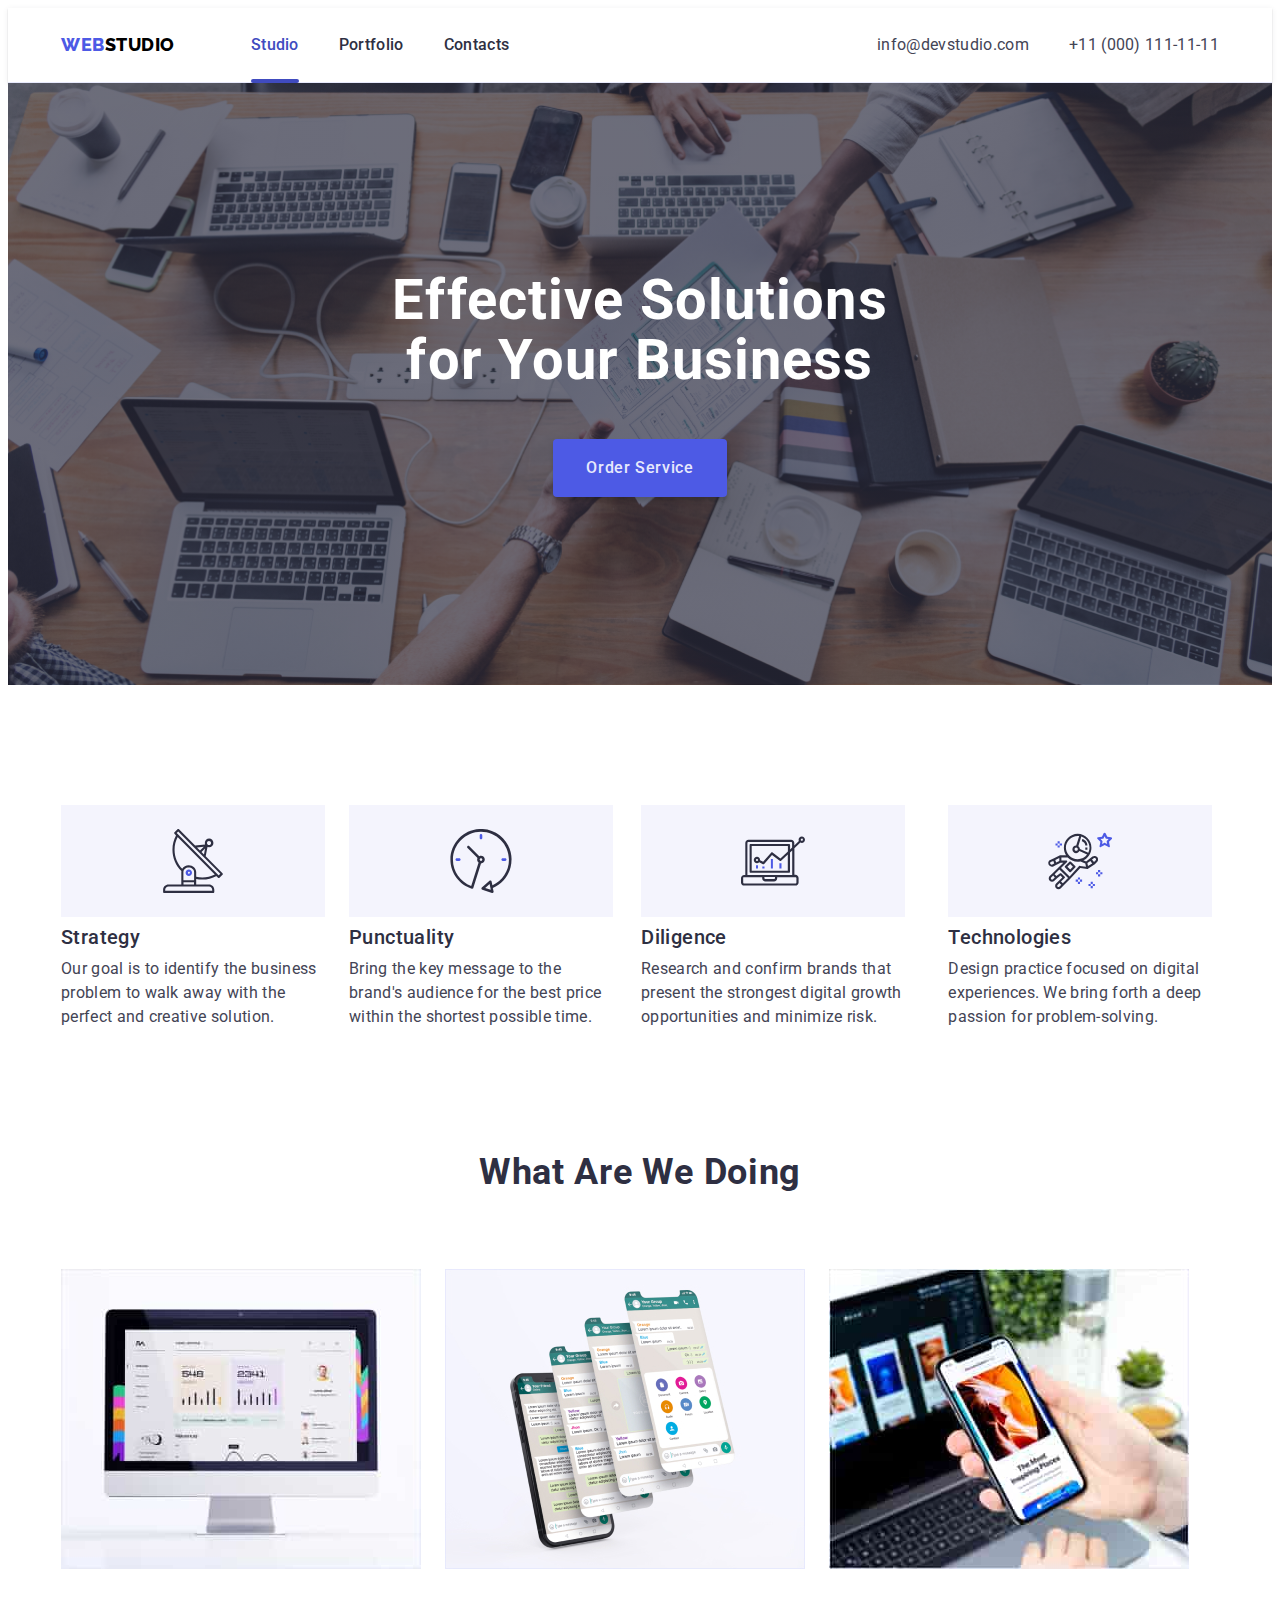
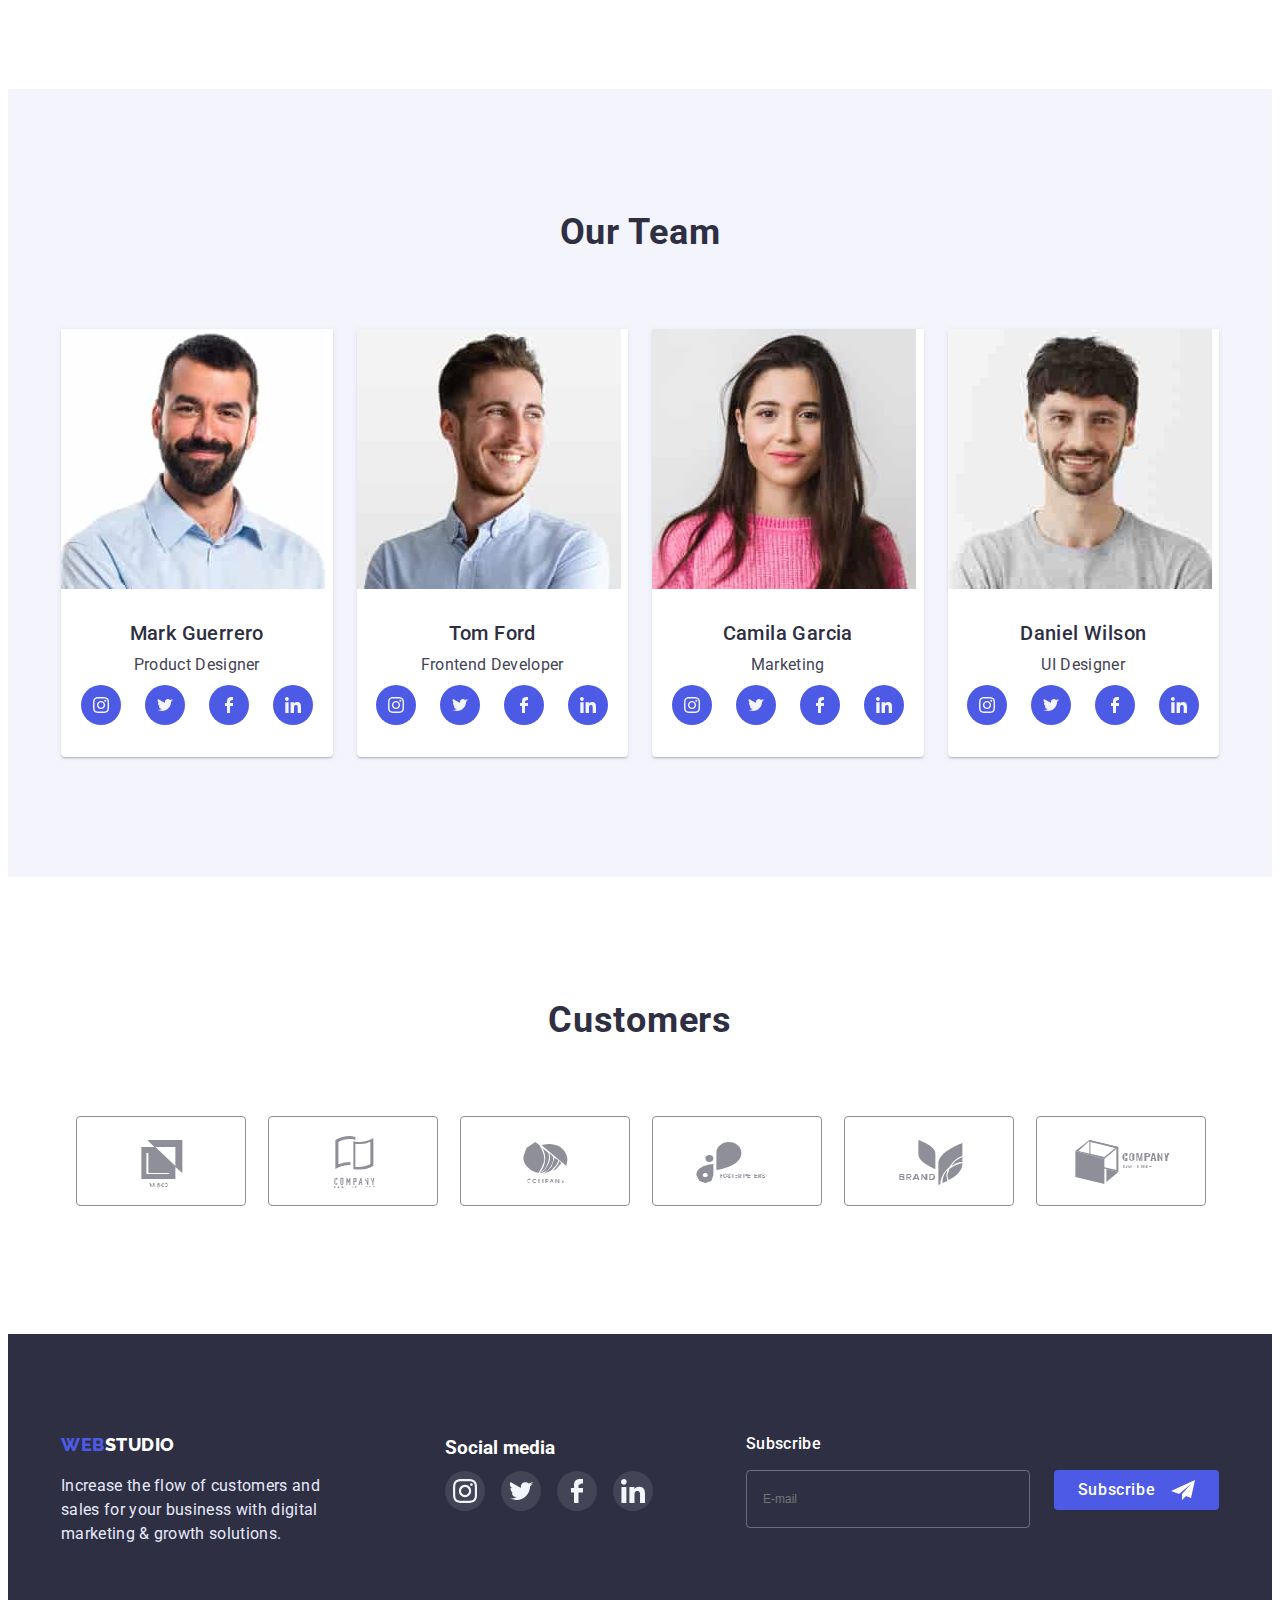
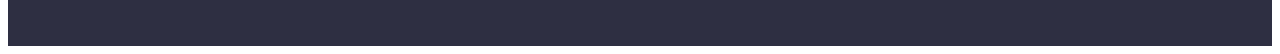
<file: index.html>
<!DOCTYPE html>
<html lang="en">
<head>
  <meta charset="UTF-8">
  <meta http-equiv="X-UA-Compatible" content="IE=edge">
  <meta name="viewport" content="width=device-width, initial-scale=1.0">
  <title>WebStudio</title>

  <link rel="preconnect" href="https://fonts.googleapis.com">
  <link rel="preconnect" href="https://fonts.gstatic.com" crossorigin>
  <link href="https://fonts.googleapis.com/css2?family=Raleway:wght@800&family=Roboto:wght@400;500;700;900&display=swap" rel="stylesheet">

 <link rel="stylesheet" href="https://cdnjs.cloudflare.com/ajax/libs/modern-normalize/1.1.0/modern-normalize.min.css" 
  integrity="sha512-wpPYUAdjBVSE4KJnH1VR1HeZfpl1ub8YT/NKx4PuQ5NmX2tKuGu6U/JRp5y+Y8XG2tV+wKQpNHVUX03MfMFn9Q=="
  crossorigin="anonymous"
  referrerpolicy="no-referrer"/>
  <link rel="stylesheet" href="./css/styles.css">
</head>
<body>
  <header class="header">
    <div class="container">
      <div class="header-container">
    <nav class="header-nav">
      <a class="webstudio-stayll" href="./index.html"> <span class="header-web">Web</span><span class="header-studio">Studio</span></a>
      <ul class="header-menu-nav">
       <li><a class="header-link carent" href="">Studio</a></li>
       <li><a class="header-link" href="./portfolio.html">Portfolio</a></li>
       <li><a class="header-link" href="">Contacts</a></li>
      </ul>
    </nav>
    <address class="address-all" >
      <ul class="header-menu">
        <li><a class="header-address" href="mailto:info@devstudio.com">info@devstudio.com</a></li>
        <li><a class="header-address" href="tel:+110001111111">+11 (000) 111-11-11</a></li>      
      </ul>
    </address>
    </div>
    <div class="header-container-mobail">
      
    </div>
    </div>
  </header>
  <main>
   <section class="maim-stayl">
    <div class="container">
      <h1 class="main-title">Effective Solutions <br/>
        for Your Business</h1>
        <button  type="button" class="test-button" data-modal-open>Order Service</button>
    </div>
   </section>   
      <section class="section">
        <div class="container">
        <h2 class="visually-hidden">Advantages</h2>
      <ul class="hidden-container">
        <li class="section-hider-our">
          <div class="icon-item">
            <svg class="icon-svg">
              <use href="./images/icons.svg#icon-icon1"></use>
            </svg>
          </div>
           <h3 class="section-title-our">Strategy</h3>
           <p class="section-text-our" >Our goal is to identify the business
              problem to walk away with the perfect and creative solution.</p>
        </li>
        <li class="section-hider-our">
          <div class="icon-item">
            <svg class="icon-svg">
              <use href="./images/icons.svg#icon-icon2"></use>
            </svg>
          </div>
          <h3 class="section-title-our" >Punctuality</h3>
          <p class="section-text-our">Bring the key message to the brand's audience for the best price within the shortest possible time.</p>
        </li>
        <li class="section-hider-our">
          <div class="icon-item">
            <svg class="icon-svg">
              <use href="./images/icons.svg#icon-icon3"></use>
            </svg>
          </div>
          <h3 class="section-title-our" >Diligence</h3>
          <p class="section-text-our" >Research and confirm brands that present the strongest digital growth opportunities and minimize risk.</p>
        </li>
        <li class="section-hider-our">
          <div class="icon-item">
            <svg class="icon-svg">
              <use href="./images/icons.svg#icon-icon4"></use>
            </svg>
          </div>
           <h3 class="section-title-our" >Technologies</h3>
            <p class="section-text-our">Design practice focused on digital experiences. We bring forth a deep passion for problem-solving.</p>
        </li>
      </ul>   
        </div>                                           
    </section>
    <section class="section-doing" >
      <div class="container">
       <h2 class="section-styl">What are we doing</h2>  
       <ul class="doing-container"> 
         <li><img src="./images/rectangle70.jpg" alt="rectangle70" width="360" height="300"></li>
         <li><img src="./images/rectangle71.jpg" alt="rectangle71" width="360" height="300"></li>
         <li><img src="./images/rectangle72.jpg" alt="rectangle72" width="360" height="300"></li>
       </ul> 
       </div>
    </section>
    <section class="section-team">
      <div class="container">
      <h2 class="section-styl">Our Team</h2>
      <ul class="container-section-fon">              
        <li class="section-fon">
          <img src="./images/img1.jpg" alt="Mark" width="264" height="260"/>
         <div class="total-info">
          <h3 class="section-title">Mark Guerrero</h3>
          <p class="section-text">Product Designer</p>   
         <ul class="social-list">
          <li class="social-item">
            <a class="social-link" href="">
            <svg class="social-icon">
              <use href="./images/icons.svg#icon-instagram"></use>
            </svg>
          </a></li>
          <li class="social-item" >
            <a class="social-link"  href="">
            <svg class="social-icon">
              <use href="./images/icons.svg#icon-twitter"></use>
            </svg>
          </a></li>
          <li class="social-item">
            <a class="social-link" href="">
            <svg class="social-icon" >
              <use href="./images/icons.svg#icon-facebook"></use>
            </svg>
          </a></li>
          <li class="social-item">
            <a class="social-link" href="">
            <svg class="social-icon">
              <use href="./images/icons.svg#icon-linkedin"></use>
            </svg>
          </a></li></ul>
         </div>
        </li>
        <li class="section-fon">
          <img src="./images/img2.jpg" alt="Tom" width="264" height="260"/>
          <div class="total-info">
          <h3 class="section-title">Tom Ford</h3>
          <p class="section-text">Frontend Developer</p>
          <ul class="social-list">
            <li class="social-item">
              <a class="social-link" href="">
              <svg class="social-icon">
                <use href="./images/icons.svg#icon-instagram"></use>
              </svg>
            </a></li>
            <li class="social-item" >
              <a class="social-link"  href="">
              <svg class="social-icon">
                <use href="./images/icons.svg#icon-twitter"></use>
              </svg>
            </a></li>
            <li class="social-item">
              <a class="social-link" href="">
              <svg class="social-icon" >
                <use href="./images/icons.svg#icon-facebook"></use>
              </svg>
            </a></li>
            <li class="social-item">
              <a class="social-link" href="">
              <svg class="social-icon">
                <use href="./images/icons.svg#icon-linkedin"></use>
              </svg>
            </a></li>
           </ul>
          </div>
        </li>
        <li class="section-fon">
           <img src="./images/img3.jpg" alt="Camila" width="264" height="260"/>
           <div class="total-info">
            <h3 class="section-title">Camila Garcia</h3>
             <p class="section-text">Marketing</p>
             <ul class="social-list">
              <li class="social-item">
                <a class="social-link" href="">
                <svg class="social-icon">
                  <use href="./images/icons.svg#icon-instagram"></use>
                </svg>
              </a></li>
              <li class="social-item" >
                <a class="social-link"  href="">
                <svg class="social-icon">
                  <use href="./images/icons.svg#icon-twitter"></use>
                </svg>
              </a></li>
              <li class="social-item">
                <a class="social-link" href="">
                <svg class="social-icon" >
                  <use href="./images/icons.svg#icon-facebook"></use>
                </svg>
              </a></li>
              <li class="social-item">
                <a class="social-link" href="">
                <svg class="social-icon">
                  <use href="./images/icons.svg#icon-linkedin"></use>
                </svg>
              </a></li>
             </ul>
             </div>
        </li>
          <li class="section-fon">
              <img src="./images/img4.jpg" alt="Daniel" width="264" height="260"/>
              <div class="total-info">
              <h3 class="section-title">Daniel Wilson</h3>
              <p class="section-text">UI Designer</p>
              <ul class="social-list">
                <li class="social-item">
                  <a class="social-link" href="">
                  <svg class="social-icon">
                    <use href="./images/icons.svg#icon-instagram"></use>
                  </svg>
                </a></li>
                <li class="social-item" >
                  <a class="social-link"  href="">
                  <svg class="social-icon">
                    <use href="./images/icons.svg#icon-twitter"></use>
                  </svg>
                </a></li>
                <li class="social-item">
                  <a class="social-link" href="">
                  <svg class="social-icon" >
                    <use href="./images/icons.svg#icon-facebook"></use>
                  </svg>
                </a></li>
                <li class="social-item">
                  <a class="social-link" href="">
                  <svg class="social-icon">
                    <use href="./images/icons.svg#icon-linkedin"></use>
                  </svg>
                </a></li>
               </ul>
              </div>
            </li>          
       </ul>       
        </div>                           
    </section>   
      <section class="section-customers">
        <div class="container">
        <h2 class="section-styl">Customers</h2>
        <ul class="customers-container">
          <li class="customers-itam">
            <a class="customers-link" href="">
            <svg class="customers-cli">
              <use href="./images/icons.svg#icon-logo1"></use>
            </svg>
          </a>
        </li>
          <li class="customers-itam">
            <a class="customers-link" href="">
            <svg class="customers-cli" >
              <use href="./images/icons.svg#icon-logo2"></use>
            </svg>
          </a>
        </li>
        <li class="customers-itam">
          <a class="customers-link" href="">
          <svg class="customers-cli" >
            <use href="./images/icons.svg#icon-logo3"></use>
          </svg>
        </a>
      </li>
      <li class="customers-itam">
        <a class="customers-link" href="">
        <svg class="customers-cli" >
          <use href="./images/icons.svg#icon-logo4"></use>
        </svg>
      </a>
    </li>
    <li class="customers-itam">
      <a class="customers-link" href="">
      <svg class="customers-cli" >
        <use href="./images/icons.svg#icon-logo5"></use>
      </svg>
    </a>
  </li>
  <li class="customers-itam">
    <a class="customers-link" href="">
    <svg class="customers-cli" >
      <use href="./images/icons.svg#icon-logo6"></use>
    </svg>
  </a>
</li>
        </ul>
        </div>
      </section>          
  </main>
  <footer class="footer-stayl">
    <div class="container">   
      <div class="info-footer">
    <a class="webstudio-stayll" href="./index.html"> 
      <span class="footet-web">Web</span><span class="footer-studio">Studio</span>
    </a>
    <p class="footer-text">Increase the flow of customers and sales for your 
      business with digital marketing & growth solutions.
    </p>
    </div>
      <div class=" Social-footer">
    <h3 class="social-media">Social media</h3>
    <ul class="social-list-footer">
      <li class="social-item-footer">
        <a class="social-link-footer" href="">
        <svg class="social-icon-footer">
          <use href="./images/icons.svg#icon-instagram"></use>
        </svg>
      </a></li>
      <li class="social-item-footer" >
        <a class="social-link-footer"  href="">
        <svg class="social-icon-footer">
          <use href="./images/icons.svg#icon-twitter"></use>
        </svg>
      </a></li>
      <li class="social-item-footer">
        <a class="social-link-footer" href="">
        <svg class="social-icon-footer" >
          <use href="./images/icons.svg#icon-facebook"></use>
        </svg>
      </a></li>
      <li class="social-item-footer">
        <a class="social-link-footer" href="">
        <svg class="social-icon-footer">
          <use href="./images/icons.svg#icon-linkedin"></use>
        </svg>
      </a></li>
     </ul>
     </div>
<form  action="#">
  <p class="title footer-form-title">Subscribe</p>
  <div class="form-footer">
  <label class="button-submit-bloc-footer" for="email">
    <input class="input-all-footer mail" id="email" type="email" name="name" placeholder="E-mail"required/>     
  </label>
  <button class=" button-footer" type="submit">Subscribe
        <svg class=" icon-footer">
          <use href="./images/icons.svg#icon-frame"></use>
        </svg>
      </button></div>     
</form>   
   </div>
  </footer>
<div class="backdrop is-hidden" data-modal>
  <div class="modal">
     
    <button class="modal-close" type="button" data-modal-close>
    <svg class="close-icon">
      <use href="./images/icons.svg#icon-close"></use>
    </svg>
  </button>  
     <form name="contact-form" autocomplete="off">       
        <p class="name-modal">Leave your contacts and we will call you back</p>               
      <label class="label" for="user-person">Name     
         <input class="input-all" id="user-person" type="text" name="name" required/>
          <svg class="contact-form-icon" >
            <use href="./images/icons.svg#icon-person"></use>
          </svg>         
        </label>
         <label class="label" for="user-phone">Phone       
         <input class="input-all" id="user-phone" type="text" name="name" required/>
          <svg class="contact-form-icon" >
            <use href="./images/icons.svg#icon-phone"></use>
          </svg>         
        </label>            
         <label class="label" for="user-email">Email        
          <input class="input-all" id="user-email" type="text" name="name" required/>
           <svg class="contact-form-icon">
             <use href="./images/icons.svg#icon-email"></use>
           </svg>          
          </label>                 
         <label class="label textarea-all " for="user-comment">Comment
         <textarea class="textarea text-form" name="user-comment" id="user-comment" placeholder="Text input"></textarea>
        </label>                   
            <label class="checkbox-labe label"> Iaccept the terms and conditions of the
             <input class="rivat-all" id="terms-conditions" type="checkbox" name="terms-conditions" required> 
                   <svg class="checkbox-icon">
               <use href="./images/icons.svg#icon-vecto"></use>
              </svg>      
              <a class="privacy-policy" href="">Privacy Policy</a>                   
              </label>
        <div class="button-submit-bloc">
          <button class="button-submit test-button" type="submit">Send</button>
        </div>
         </form>
    </div>                          
      </div> 
  <script src="./js/modal.js"></script>
 </body>
</html>
</file>
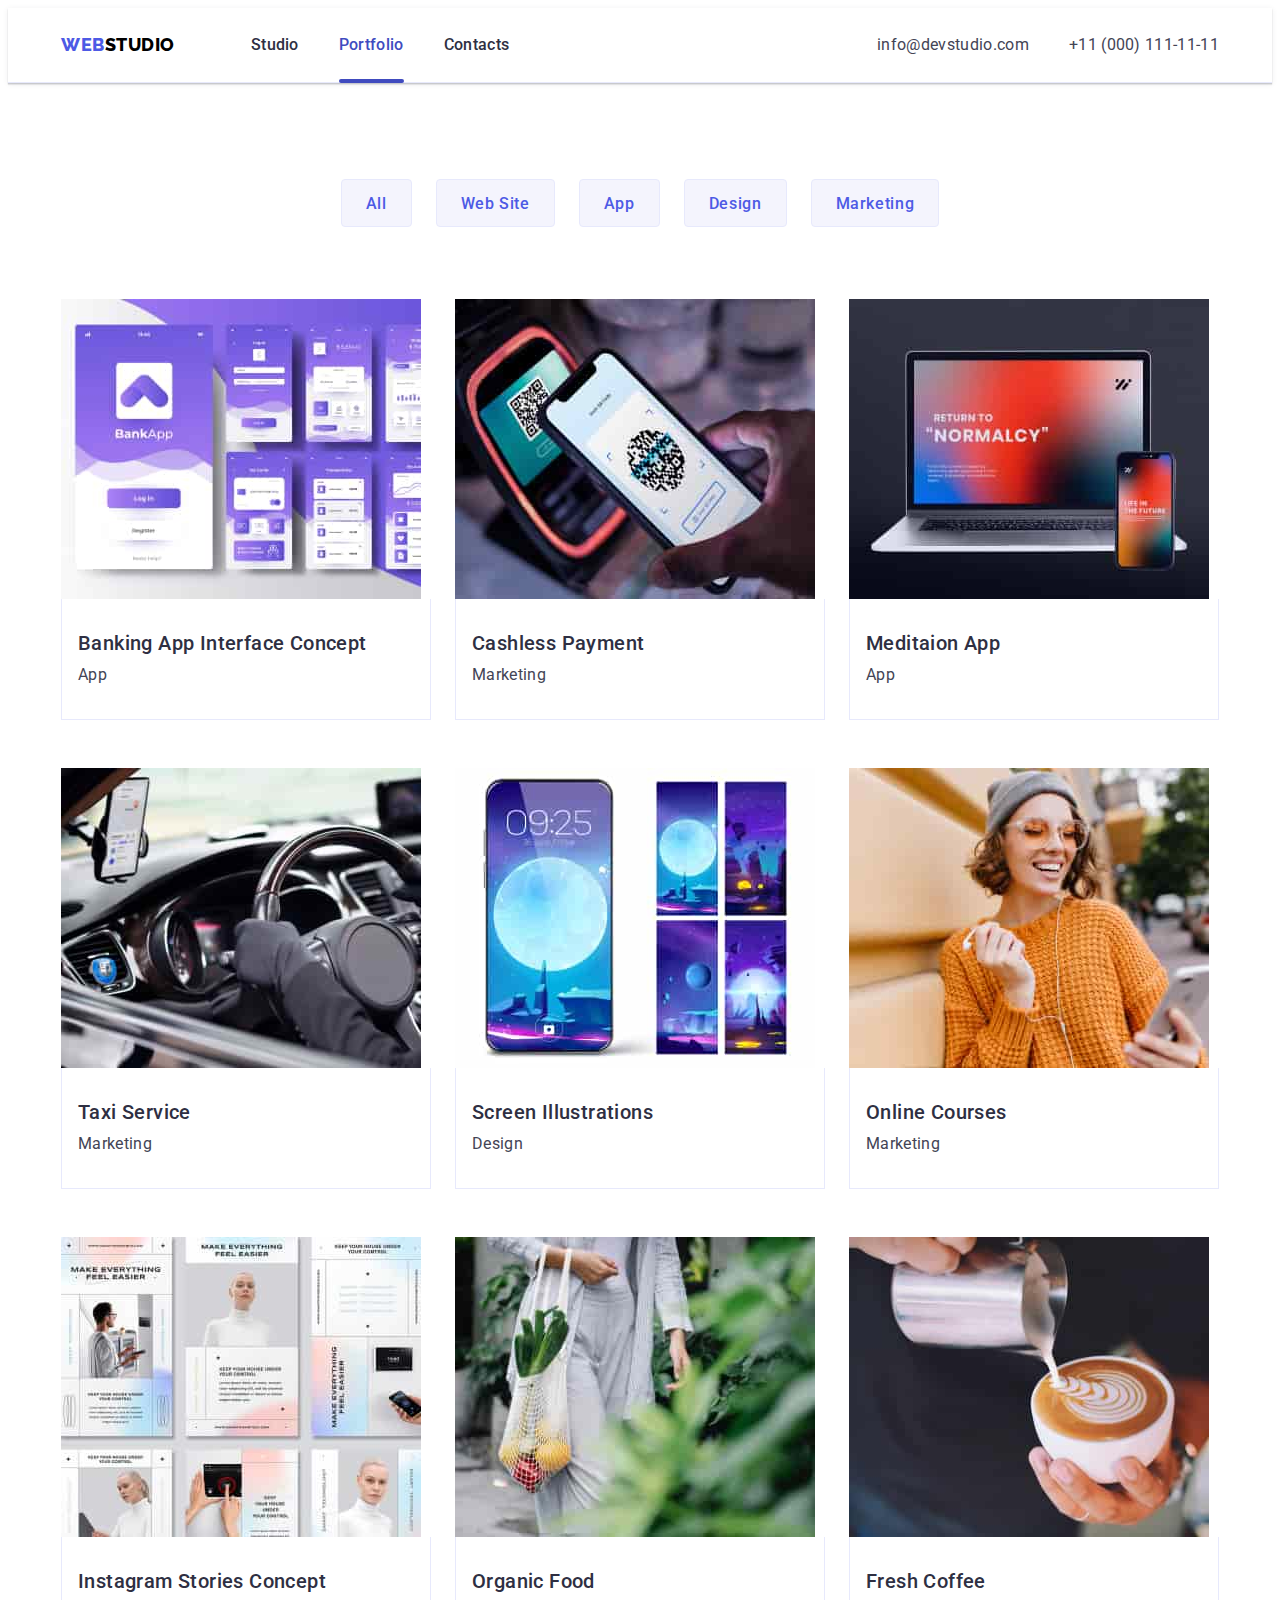
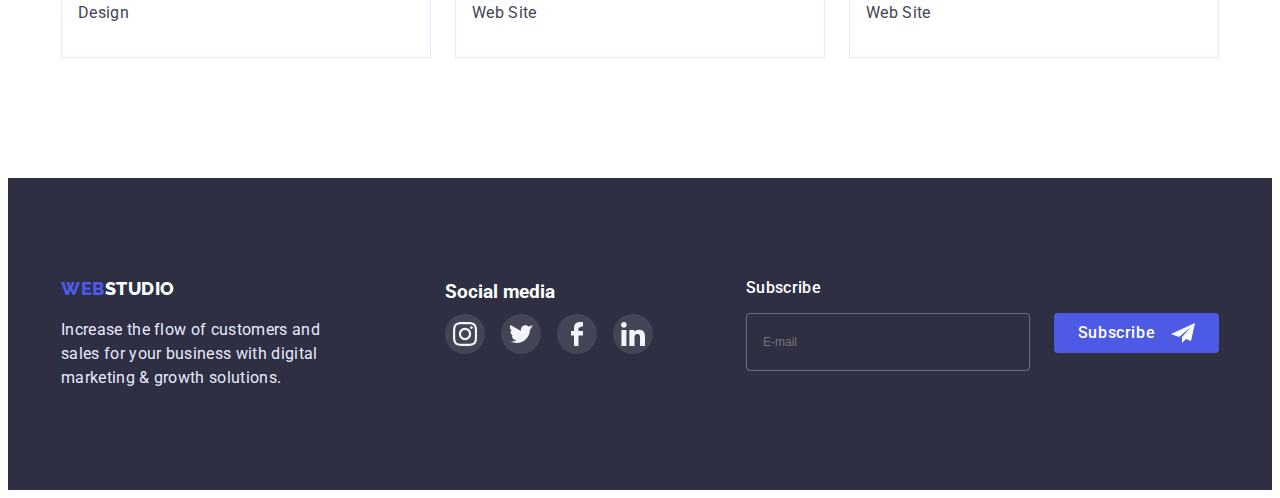
<file: portfolio.html>
<!DOCTYPE html>
<html lang="en">
<head>
  <meta charset="UTF-8">
  <meta http-equiv="X-UA-Compatible" content="IE=edge">
  <meta name="viewport" content="width=device-width, initial-scale=1.0">
  <title>portfolio</title>

  <link rel="preconnect" href="https://fonts.googleapis.com">
  <link rel="preconnect" href="https://fonts.gstatic.com" crossorigin>
  <link href="https://fonts.googleapis.com/css2?family=Raleway:wght@800&family=Roboto:wght@400;500;700;900&display=swap" rel="stylesheet">

  <link rel="stylesheet" href="https://cdnjs.cloudflare.com/ajax/libs/modern-normalize/1.1.0/modern-normalize.min.css" 
  integrity="sha512-wpPYUAdjBVSE4KJnH1VR1HeZfpl1ub8YT/NKx4PuQ5NmX2tKuGu6U/JRp5y+Y8XG2tV+wKQpNHVUX03MfMFn9Q=="
  crossorigin="anonymous"
  referrerpolicy="no-referrer" />

  <link rel="stylesheet" href="./css/styles.css">
</head>
<body>
  <header class="header">
    <div class="container header-container">
    <nav class="header-nav">
      <a class="webstudio-stayll" href="./index.html"> <span class="header-web">Web</span><span class="header-studio">Studio</span></a>
      <ul class="header-menu-nav">
       <li><a class="header-link" href="./index.html">Studio</a></li>
       <li><a class="header-link carent" href="./portfolio.html">Portfolio</a></li>
       <li><a class="header-link" href="">Contacts</a></li>
      </ul>
    </nav>
    <address class="address-all">
      <ul class="header-menu">
        <li><a class="header-address" href="mailto:info@devstudio.com">info@devstudio.com</a></li>
        <li><a class="header-address" href="tel:+110001111111">+11 (000) 111-11-11</a></li>      
      </ul>
    </address>
    </div>
  </header>
  <main>
    <section class="secteon">
    <div class="container">
    <h1 class="visually-hidden">portfolio</h1>
   <ul class="button-menu">
    <li><button class="button-secondary" type="button">All</button></li>
    <li><button class="button-secondary" type="button">Web Site</button></li>
    <li><button class="button-secondary" type="button">App</button></li>
    <li><button class="button-secondary" type="button">Design</button></li>
    <li><button class="button-secondary" type="button">Marketing</button></li>
   </ul>
  
   <ul class="section-decor">
    <li class="section-decor-ferst" >
      <a class="section-decor-shad"  href="">
        <div class="decor-imge">       
      <img src="./images/img2.0.jpg" alt="img2.0" width="360" height="300">
      <div class="decor-description">
        <P class="decor-imge-info">
          14 Stylish and User-Friendly App Design Concepts 
          · Task Manager App 
          · Calorie Tracker App 
          · Exotic Fruit Ecommerce App 
          · Cloud Storage App
        </P>
      </div>
      </div>
      <div class="decor-pfoto">
      <h2 class="section-title-pfoto">Banking App Interface Concept</h2>
      <p class="section-text-pfoto">App</p>
      </div>
    </a>
    </li>
    <li class="section-decor-ferst" >
      <a class="section-decor-shad" href="">
        <div class="decor-imge">
      <img src="./images/img2.1.jpg" alt="img2.1" width="360" height="300">
      <div class="decor-description">
        <P class="decor-imge-info">
          14 Stylish and User-Friendly App Design Concepts 
          · Task Manager App 
          · Calorie Tracker App 
          · Exotic Fruit Ecommerce App 
          · Cloud Storage App
        </P>
      </div>
      </div>
      <div class="decor-pfoto">
      <h2 class="section-title-pfoto">Cashless Payment</h2>
      <p class="section-text-pfoto" >Marketing</p>
      </div></a>
    </li>
    <li class="section-decor-ferst" >
      <a class="section-decor-shad" href="">
        <div class="decor-imge">
      <img src="./images/img2.2.jpg" alt="img2.2" width="360" height="300">
      <div class="decor-description">
        <P class="decor-imge-info">
          14 Stylish and User-Friendly App Design Concepts 
          · Task Manager App 
          · Calorie Tracker App 
          · Exotic Fruit Ecommerce App 
          · Cloud Storage App
        </P>
      </div>
      </div>
      <div class="decor-pfoto">
      <h2 class="section-title-pfoto">Meditaion App</h2>
      <p class="section-text-pfoto">App</p>
      </div></a>
    </li>
    <li class="section-decor-ferst" >
      <a class="section-decor-shad" href="">
        <div class="decor-imge">
      <img src="./images/img2.3.jpg" alt="img2.3" width="360" height="300">
      <div class="decor-description">
        <P class="decor-imge-info">
          14 Stylish and User-Friendly App Design Concepts 
          · Task Manager App 
          · Calorie Tracker App 
          · Exotic Fruit Ecommerce App 
          · Cloud Storage App
        </P>
      </div>
      </div>
      <div class="decor-pfoto">
      <h2 class="section-title-pfoto">Taxi Service</h2>
      <p class="section-text-pfoto">Marketing</p>
      </div></a>
    </li class="section-decor-ferst">
    <li class="section-decor-ferst">
      <a class="section-decor-shad" href="">
        <div class="decor-imge">
      <img src="./images/img2.4.jpg" alt="img2.4" width="360" height="300">
      <div class="decor-description">
        <P class="decor-imge-info">
          14 Stylish and User-Friendly App Design Concepts 
          · Task Manager App 
          · Calorie Tracker App 
          · Exotic Fruit Ecommerce App 
          · Cloud Storage App
        </P>
      </div>
</div>
      <div class="decor-pfoto">
      <h2 class="section-title-pfoto">Screen Illustrations</h2>
      <p class="section-text-pfoto">Design</p>
      </div></a>
    </li>
    <li class="section-decor-ferst" > 
      <a class="section-decor-shad" href="">
        <div class="decor-imge">
      <img src="./images/img2.5.jpg" alt="img2.5" width="360" height="300">
      <div class="decor-description">
        <P class="decor-imge-info">
          14 Stylish and User-Friendly App Design Concepts 
          · Task Manager App 
          · Calorie Tracker App 
          · Exotic Fruit Ecommerce App 
          · Cloud Storage App
        </P>
      </div>
      </div>
      <div class="decor-pfoto">
      <h2 class="section-title-pfoto">Online Courses</h2>
      <p class="section-text-pfoto">Marketing</p>
      </div></a>
    </li>
    <li class="section-decor-ferst" >
      <a class="section-decor-shad" href="">
        <div class="decor-imge">
      <img src="./images/img2.6.jpg" alt="img2.6" width="360" height="300">
      <div class="decor-description">
        <P class="decor-imge-info">
          14 Stylish and User-Friendly App Design Concepts 
          · Task Manager App 
          · Calorie Tracker App 
          · Exotic Fruit Ecommerce App 
          · Cloud Storage App
        </P>
      </div>
      </div>
      <div class="decor-pfoto">
      <h2 class="section-title-pfoto" >Instagram Stories Concept</h2>
      <p class="section-text-pfoto">Design</p>
      </div></a>
    </li>
    <li class="section-decor-ferst" >
      <a class="section-decor-shad" href="">
        <div class="decor-imge">
      <img src="./images/img2.8.jpg" alt="img2.9" width="360" height="300">
      <div class="decor-description">
        <P class="decor-imge-info">
          14 Stylish and User-Friendly App Design Concepts 
          · Task Manager App 
          · Calorie Tracker App 
          · Exotic Fruit Ecommerce App 
          · Cloud Storage App
        </P>
      </div>
      </div>
      <div class="decor-pfoto">
      <h2 class="section-title-pfoto">Organic Food</h2>
      <p class="section-text-pfoto">Web Site</p>
      </div></a>
    </li>
    <li class="section-decor-ferst" >
       <a class="section-decor-shad" href="">
        <div class="decor-imge">
      <img src="./images/img2.7.jpg" alt="img2.7" width="360" height="300">
      <div class="decor-description">
        <P class="decor-imge-info">
          14 Stylish and User-Friendly App Design Concepts 
          · Task Manager App 
          · Calorie Tracker App 
          · Exotic Fruit Ecommerce App 
          · Cloud Storage App
        </P>
      </div>
      </div>
      <div class="decor-pfoto">
      <h2 class="section-title-pfoto" >Fresh Coffee</h2>
      <p class="section-text-pfoto">Web Site</p>
      </div></a>
    </li> 
   </ul> 
  </div>
  </section>
  </main> 
  <footer class="footer-stayl">
    <div class="container">   
      <div class="info-footer">
    <a class="webstudio-stayll" href="./index.html"> 
      <span class="footet-web">Web</span><span class="footer-studio">Studio</span>
    </a>
    <p class="footer-text">Increase the flow of customers and sales for your 
      business with digital marketing & growth solutions.
    </p>
    </div>
      <div class=" Social-footer">
    <h3 class="social-media">Social media</h3>
    <ul class="social-list-footer">
      <li class="social-item-footer">
        <a class="social-link-footer" href="">
        <svg class="social-icon-footer">
          <use href="./images/icons.svg#icon-instagram"></use>
        </svg>
      </a></li>
      <li class="social-item-footer" >
        <a class="social-link-footer"  href="">
        <svg class="social-icon-footer">
          <use href="./images/icons.svg#icon-twitter"></use>
        </svg>
      </a></li>
      <li class="social-item-footer">
        <a class="social-link-footer" href="">
        <svg class="social-icon-footer" >
          <use href="./images/icons.svg#icon-facebook"></use>
        </svg>
      </a></li>
      <li class="social-item-footer">
        <a class="social-link-footer" href="">
        <svg class="social-icon-footer">
          <use href="./images/icons.svg#icon-linkedin"></use>
        </svg>
      </a></li>
     </ul>
     </div>
     <form  action="#">
      <p class="title footer-form-title">Subscribe</p>
      <div class="form-footer">
      <label class="button-submit-bloc-footer" for="email">
        <input class="input-all-footer mail" id="email" type="email" name="name" placeholder="E-mail"required/>     
      </label>
      <button class=" button-footer" type="submit">Subscribe
            <svg class=" icon-footer">
              <use href="./images/icons.svg#icon-frame"></use>
            </svg>
          </button></div>     
    </form>   
   </div>
  </footer>
</body>
</html>
</file>
<file: css/styles.css>
:root{
  --first-bg-color: #4D5AE5;
  --bg-color: #404BBF;
  --titli-text-color:#2E2F42;
  --color-social: #31D0AA;
  --primary-text-color: #434455;
  --color-grau: #8e8f99;
  --cecond-tx-color: #E7E9FC;
  --second-bg-color:#F4F4FD;
  --accent-color:#FFFFFF;
  --color-background-primary:#FFFFFF;
}
ul{
  margin: 0;
  padding: 0;
  list-style-type:none ;
}
p,h1,h2,h3,h4,h5,h6{
  margin-top: 0;
  margin-bottom: 0px;
}
  
img{
  max-width: 100%;
 height: auto;
 display: block;
 object-fit: cover;
}
body{
  color:var(--primary-text-color) ;
  background-color:var(--accent-color);
  font-family:'Roboto',sans-serif;
  font-weight: 400;
  font-size: 16px;
  line-height: 1.5;
}
/*   HEADAR    */
.webstudio-stayll{
  text-decoration:none ;
  font-family:'Raleway',sans-serif;
  font-weight: 800;
  font-size: 18px;
  line-height:1.33; 
  letter-spacing:0.03em;
  text-transform: uppercase;
}
.header{
  border-bottom:1px solid var(--cecond-tx-color);
  box-shadow:0px 2px 1px rgba(46, 47, 66, 0.08), 0px 1px 1px rgba(46, 47, 66, 0.16), 0px 1px 6px rgba(46, 47, 66, 0.08);
}
@media( max-width: 767px){

}
@media( min-width: 768px){

}
@media( min-width: 1200px){

}
@media( max-width: 1199px){

}



.header-web{
  color:var(--first-bg-color);
}
.header-studio{
  color: #000;
}
.container{
  width: 100%;
  max-width: 1158px;
  margin: 0 auto;
  padding: 0 15px ;
}

.container-section-fon{
  display: flex;
    max-width: 100%;
    gap: 24px;
}
.header-container{
  display: flex;
  align-items: center;
}
@media( min-width: 768px){
  .header-container{
    display: flex;
    align-items: center;
    
  }
}


.section-hider-our{
  flex-basis:calc((100%-72px)/4);
}
.header-nav{
  display: flex;
  align-items: center;
  gap: 76px; 
}

.address-all{
  margin-left: auto;
}
.header-menu-nav{
  display: flex;
  gap: 40px;
}
@media( max-width: 768px){
  .header-menu-nav{
    display: none;
  }
}
.header-menu{
  display: flex;
  gap: 40px;
}
@media( max-width: 1199px){
  .header-menu{
    flex-direction: column;
    gap: 6px;
    padding: 0px;
  }
}
@media( max-width: 768px){
  .header-menu{
    display: none;
  }
}

.header-link{
  text-decoration:none ;
  color:var(--titli-text-color);
   font-weight: 500;
   font-size: 16px;
   line-height:1.5;
  padding-top: 25px;
  padding-bottom: 25px;
  letter-spacing: 0.02em;
  display: block;
position: relative;
transition: color 250ms  cubic-bezier(0.4, 0, 0.2, 1);
}

.carent::after{
  position: absolute;
  bottom: -1px;
  display: block;
  border-radius: 2px;
  width: 100%;
  height: 4px;
  background-color:currentColor; 
  content:'' ;
  color:var(--bg-color);
}
.header-link:hover,
.header-link:focus {
color:var(--bg-color);
}
.carent{
color: var(--bg-color);
}
.header-address:last-child{
  text-decoration:none ;
  color:var(--primary-text-color);
   letter-spacing: 0.02em;
   font-style: normal;
   padding: 24px 0px;
   display: block;
   transition: color 250ms  cubic-bezier(0.4, 0, 0.2, 1);
   }
   @media( max-width: 1199px){
    .header-address:last-child{
      padding: 0px;
    }
  }


  .header-address:last-child:hover,
  .header-address:last-child:focus{
    color: var(--bg-color); 
  }
/*  header mobail    */
.header-container-mobail{}

  /* MAIN CONTENT  */


.maim-stayl{
  padding: 188px 0;
  text-align: center;
  background-color: var(--titli-text-color);
  background-image:linear-gradient(rgba(46, 47, 66, 0.7),rgba(46, 47, 66, 0.7)),
   url(../images/people-office.jpg);
  background-repeat: no-repeat;
  background-position: center; 
  background-size:cover;
  max-width: 1440px;
  margin: auto;
} 
 
.main-title {
  color:var(--accent-color);
  font-weight: 700;
  font-size: 56px;
  line-height:1.07;
  letter-spacing:0.02em;
  margin-bottom: 48px;
  text-align: center;
  font-style: normal;
}
.test-button {
background-color:var(--first-bg-color);
color:var(--cecond-tx-color);
border-radius: 4px;
font-family:inherit;
letter-spacing:0.04em;
font-size:16px;
line-height:1.5;
cursor: pointer;
padding: 16px 32px;
font-weight: 500;
border: 1px solid  transparent;
box-shadow: 0px 4px 4px rgba(0, 0, 0, 0.15);
transition: background-color 250ms  cubic-bezier(0.4, 0, 0.2, 1);;
}
.test-button:hover,
.test-button:focus {
background-color: var(--bg-color);
}
.section{
 padding-top: 120px;
}
.section-doing{
  padding-top:  120px;
  padding-bottom: 120px;
}
@media( max-width: 1199px){
  .section-doing{
    display: none;
  }
}


.secteon{
  padding-top: 96px;
  padding-bottom: 120px;
}
.visually-hidden {
  position: absolute;
    white-space: nowrap;
    width: 1px;
    height: 1px;
    overflow: hidden;
    border: 0;
    padding: 0;
    clip: rect(0 0 0 0);
    clip-path: inset(50%);
    margin: -1px;
}
.hidden-container{
  display: flex;
  gap: 24px;
}
.section-decor a {
  text-decoration: none; 
}
.section-decor{
  display: flex;
  flex-wrap: wrap;
  gap: 48px 24px;
}
.section-decor-ferst{
  flex-basis:calc((100% - 48px) / 3);
}
.section-decor-shad{
  display: block;
  transition:box-shadow 250ms  cubic-bezier(0.4, 0, 0.2, 1);
}
.decor-pfoto{
  padding:  32px 16px;
  border: 1px solid var(--cecond-tx-color);
  border-top: none; 
}
.decor-description{
  position: absolute;
  top: 0;
  left: 0;
  width: 100%;
  height: 100%;
  background-color:var(--first-bg-color) ;
  color: var(--second-bg-color);
  transform: translateY(100%);
  transition: transform 250ms;
transition-timing-function: cubic-bezier(0.4, 0, 0.2, 1);
}
.section-decor-shad:hover
.decor-description{
  transform: translateY(0);
}
.decor-imge{
position: relative;
overflow: hidden;
}
.decor-imge-info{
  width: 296px;
  height: 96px;
  text-align: left;
  padding-left: 32px;
  padding-top:  40px; 
}
.section-decor-shad:hover{
box-shadow:0px 1px 6px rgba(46, 47, 66, 0.08), 0px 1px 1px rgba(46, 47, 66, 0.16), 0px 2px 1px rgba(46, 47, 66, 0.08); ;
}
.section-title{
  color:var(--titli-text-color); 
   font-weight: 500;
   font-size: 20px;
   line-height:1.2;
   letter-spacing:0.02em;
   margin: 0 auto;
   text-align: center;
}
.section-title-our{
  color:var(--titli-text-color); 
   font-weight: 500;
   font-size: 20px;
   line-height:1.2;
   letter-spacing:0.02em;   
}
@media( max-width: 1199px){
  .section-title-our{
    color:var(--titli-text-color); 
   font-weight: 700;
   font-size: 36px;
   line-height:1.2;
   letter-spacing:0.02em;   
  }
}

.section-title-pfoto{
  color:var(--titli-text-color); 
   font-weight: 500;
   font-size: 20px;
   line-height: 1.2;
   letter-spacing: 0.02em;  
}
.section-text-pfoto{
  color:var(--primary-text-color);
  font-size: 16px;
  line-height:1.5;
  letter-spacing:0.02em;
  margin-top: 8px;
}
.section-text-our{
  color:var(--primary-text-color);
 font-size: 16px;
 line-height:1.5;
 letter-spacing:0.02em;
 margin-top: 8px;
 }
.section-text{
 color:var(--primary-text-color);
 font-size: 16px;
 line-height:1.5;
 letter-spacing:0.02em;
text-align: center;
margin-top: 8px;
}
.section-styl{
  color:var(--titli-text-color);
   font-weight: 700;
   font-size: 36px;
   line-height:1.33;
   letter-spacing:0.02em;
   text-align: center;
   text-transform: capitalize;
   margin-bottom: 72px;
}
.doing-container{
  display: flex;
  gap: 24px;
}
.about-piple{
  background-color:var(--second-bg-color);
}
.team-container{
  width: 1158px;
  padding-left: 15px;
  padding-right: 15px;
  margin-left: auto;
  margin-right: auto;
  display: flex;
  gap: 24px; 
}
.section-team{
background-color:var(--second-bg-color); 
padding: 120px 0;
}


/* cоц сети */
.social-list{
  display: flex;
  gap: 24px;
  justify-content: center;
  margin-top: 8px;
}
.social-icon {
width: 16px;
height: 16px;
fill: var(--color-background-primary);
}
.social-item {
  width: 40px;
  height: 40px;
}
.social-link {
  display:flex;
  align-items: center;
  justify-content: center;
  width: 100%;
  height: 100%;
  background-color: var(--first-bg-color);
  border-radius:50%; 
  transition:background-color 250ms  cubic-bezier(0.4, 0, 0.2, 1); ;
}

/*  FOOTER    */
.footer-stayl{
background-color:var(--titli-text-color);
 gap: 120px;
 padding-top: 100px;
 padding-bottom: 100px;   
}
.footer-stayl .container{
  display: flex;
}
.section-fon{
  background-color:var(--accent-color);
 flex-basis:calc((100% - 72px) / 4);
 border-radius:  0px 0px 4px 4px;
 box-shadow: 0px 1px 6px rgba(46, 47, 66, 0.08), 0px 1px 1px rgba(46, 47, 66, 0.16), 0px 2px 1px rgba(46, 47, 66, 0.08);
}
.total-info{
text-align: center;
padding-top: 32px;
padding-bottom: 32px;
}
.webstudio-stayll{
  color:var(--accent-color);
   font-family:'Raleway', sans-serif;
   font-weight: 800;
   font-size: 18px;
   line-height:1.16;
   letter-spacing:0.03em; 
}
.footer-studio{
  color:var(--accent-color); 
}
.footet-web{
  color:var(--first-bg-color);
}
.footer-text{
  color:var(--cecond-tx-color) ;
   font-size: 16px;
   line-height:1.5;
   letter-spacing:0.02em;
   width: 264px;  
   margin-top: 16px;
}

.button-secondary{
  background-color:var(--second-bg-color);
  color:var(--first-bg-color);
  border-radius: 4px;
   font-family:'Roboto', sans-serif;
   font-style: normal;
   font-weight: 500;
   font-size: 16px;
   line-height:1.5;
   cursor: pointer;
   letter-spacing:0.04em ;
   padding: 12px 24px;
   height: 48px;
   border: 1px solid var(--cecond-tx-color);
   transition-property:background-color,color, border-color, box-shadow;
   transition-duration: 250ms;
   transition-timing-function: cubic-bezier(0.4, 0, 0.2, 1); 
} 
.button-secondary:hover,
.button-secondary:focus{
  background-color:var(--first-bg-color);
  color: var(--accent-color);
  border-color: transparent;
  box-shadow:0px 3px 1px rgba(0, 0, 0, 0.1),
   0px 2px 1px rgba(0, 0, 0, 0.08),
   0px 2px 2px rgba(0, 0, 0, 0.12); 
}
.button-menu{
    display:flex;
    flex-direction: row;
    justify-content: center;
    align-items: center;
    gap: 24px;
    margin-bottom: 72px;    
}
.customers-container{
  display: flex;
  justify-content: center;
  gap: 24px;
}
.customers-itam{
 width: 168px; 
 height: 88px; 
}
.customers-link{
  display: flex;
 width: 100%;
  height: 100%;
 justify-content: center;
 align-items: center;
 color: var(--color-grau);
 border: 1px solid var(--color-grau);
 border-radius: 4px;
 transition:color 250ms cubic-bezier(0.4, 0, 0.2, 1), border-color 250ms cubic-bezier(0.4, 0, 0.2, 1);
}
.customers-cli{
width: 104px;
height: 56px;
fill: currentColor;
}
.section-customers{
  padding-top: 120px;
  padding-bottom: 130px;
}

.customers-link:focus,
.customers-link:hover{
  color:var(--first-bg-color) ;
  border-color:var(--first-bg-color) ;
}
.icon-item{
  width:264px ;
  display: flex;
  justify-content: center;
  align-items: center;
  height: 112px;
  margin-bottom: 8px ;
  background-color:var(--second-bg-color);
}
@media( max-width: 1199px){
  .icon-item{
    display: none;
  }
}
.icon-svg{
  width: 64px;
  height: 64px;
}
.Social-footer{
  width: 208px;
  height: 80px;
  margin-left: 120px;
  margin-right: auto;
}
.social-list-footer{
  display: flex;
  gap: 16px;
  justify-content: center;
  margin-top: 8px;
}
.social-icon-footer {
width: 24px;
height: 24px;
fill: var(--second-bg-color);
}
.social-item-footer {
  width: 40px;
  height: 40px;
}
.social-link-footer {
  display:flex;
  align-items: center;
  justify-content: center;
  width: 100%;
  height: 100%;
  background-color:var(--primary-text-color);
  border-radius:50%; 
  transition: background-color 250ms  cubic-bezier(0.4, 0, 0.2, 1);
}
.social-media{
  color: var(--color-background-primary);
}
 .social-link-footer:hover,
 .social-link-footer:focus{
  background-color: var(--color-social);
}
.social-link:hover,
.social-link:focus{
  background-color: var(--bg-color);
}


/*modal*/


.backdrop{
  position: fixed;
  left: 0;
  top: 0;
  width: 100%;
  height: 100%;
  padding: 20px 0;
 transition:opacity 250ms cubic-bezier(0.4, 0, 0.2, 1), visibility 250ms cubic-bezier(0.4, 0, 0.2, 1);
 background: rgba(46, 47, 66, 0.4); 
 opacity: 1;
}
.modal{
  display: flex;
  flex-direction: row-reverse;
  position: absolute;
  top: 50%;
  left: 50%;
  transform: translate(-50%, -50%);
  padding: 72px 24px 24px 24px;
  width: 408px; 
  height: 584px;
  background-color: #FcFcFc;
  box-shadow: 0px 1px 1px rgba(0, 0, 0, 0.14),
   0px 1px 3px rgba(0, 0, 0, 0.12), 
   0px 2px 1px rgba(0, 0, 0, 0.2); 
    border-radius:4px ;
    opacity: 1;
    transition: transform 520ms cubic-bezier(0.4, 0, 0.2, 1);

}
 .modal-close{
  display: flex;
  position: absolute;
  height: 24px;
  width: 24px;
  top: 24px;
  right: 24px;
  border:1px solid rgba(0, 0, 0, 0.1); 
  border-radius: 50%;
  cursor: pointer;
  transition-property: color, background-color;
  background-color: var(--cecond-tx-color);
  color: black;
  transition-duration: 250ms;
  transition-timing-function: cubic-bezier(0.4, 0, 0.2, 1);
  margin: 0;
  justify-content: center;
  align-items: center;
  }
.backdrop.is-hidden{
 opacity: 0;
 visibility: hidden;
 pointer-events: none;
}
.close-icon{
  width: 8px;
  height: 8px;
  fill: currentColor;
  margin: 0;
 
}
.modal-close:hover, 
.modal-close:focus{
  background-color: var(--first-bg-color);
  color: var(--second-bg-color);
}
.name-modal{
  font-family: inherit;
  font-style: normal;
  width: 360px;
  height: 24px ;
  font-size:16px ;
  font-weight: 500;
  line-height: 1.5;
  text-align:left;
  letter-spacing: 0.02em;
  color: var(--titli-text-color);
  margin-bottom: 16px; 
 }
.contact-form{
  display: block;
}
.label{
  position: relative;
  color: var(--color-grau);
  font-size: 12px;
  line-height: 1.16; 
  gap: 4px;
  flex-direction: column;
  display: flex;
  max-width: 360px;
  margin-bottom: 8px;
}
.form-checkbox{
  margin-bottom: 0;
}
.input-all{
   border: 1px solid rgba(33, 33, 33, 0.2);
   border-radius: 4px;
   padding-left: 16px;
   padding-top: 8px;
   padding-bottom: 8px;
   transition-property: color, border;
   transition-duration: 250ms;
   transition-timing-function: cubic-bezier(0.4, 0, 0.2, 1);
   outline: 0px;
   color: var(--secondary-text-color);
   padding-left: 38px;
   height: 40px;
}
.contact-form-icon{
  width: 18px;
  height: 24px;
  position: absolute;
  top: 25px;
  left: 16px;
  justify-content: center;
  display: inline-block;
  fill: var(--secondary-text-color);
  transition-property: fill;
  transition-duration: 250ms;
  transition-timing-function: cubic-bezier(0.4, 0, 0.2, 1);
}
.icon{
  width: 18px;
  height: 18px;
}

.textarea{
  resize: none;
  padding-left: 16px;
  height: 120px; 
}
.text-form{
  border: 1px solid rgba(33, 33, 33, 0.2);
  border-radius: 4px;
  padding-left: 16px;
  padding-top: 8px;
  padding-bottom: 8px;
  transition-property: color, border;
  transition-duration: 250ms;
  transition-timing-function: cubic-bezier(0.4, 0, 0.2, 1);
  outline: 0px;
  color: var(--secondary-text-color);
  padding-left: 16px;
}
.textarea-all{
height: 138px;
}
.rivat-all:checked +.checkbox-icon{
  background-color: #404BBF;
  background-repeat: no-repeat;
  background-position: 50%;
  background-image: url(../images/icons.svg);
}
.checkbox-labe{
  color: #2E2F42;
  display: block;
  margin-bottom: 24px;
  margin-top: 16px;
  font-size: 12px;
  position: relative;
  padding-left: 24px;
}
.privacy-policy{
  color: #404BBF;
}
.checkbox-labe, .privacy-policy{
  font-weight: 400;
  font-size: 12px;
  line-height: 1.3;
  letter-spacing: 0.04em;
}
.checkbox-icon{
  display: inline-block;
  width: 16px;
  height: 16px;
  background-color:var(--accent-color);
  fill: var(--accent-color);
  position: absolute;
  top: -1px;
  left: 0px;
  border: 1.25px solid var(--titli-text-color);
  border-radius: 2px;
  transition-property: fill, border, background-color;
  transition-duration: 250ms;
  transition-timing-function: cubic-bezier(0.4, 0, 0.2, 1);
}
.input-all:hover,
.input-all:focus{
  color: var(--titli-text-color);
  border:1.25px solid var(--bg-color); 
  fill: var(--bg-color);
}

.input-all-footer:hover,
.input-all-footer:focus {
  border:1.25px solid var(--bg-color); 
}
.input-all:focus-visible + .contact-form-icon, .input-all:focus + .contact-form-icon {
  fill: var(--bg-color); 
}
.textarea:hover,
.textarea:focus{
  color: var(--titli-text-color);
  border:1.25px solid var(--bg-color); 
}
.button-submit{
  width:  169px;
  height: 56px;
  
}
.button-submit-bloc{
  text-align: center;
}
.rivat{
  display: flex;
  flex-direction: column;
  align-items: center;
  padding: 0px;
  gap: 8px;
  font-weight:400 ;
  font-size: 12px;
  margin-top: 16px;
  border:1px solid var(--color-grau);  
}
.rivat-all{
  appearance: none;
  
}

.input-checkbox{
  background-color: #404BBF;
  fill: #4D5AE5;
  margin-right: 8px;
}
.label-textarea-all{
  width: 360px;
  height: 120px; 
  
}
.label-footer{
 width: 75px;
 height: 24px;
 color: var(--accent-color);

}
.input-all-footer{
  background-color: #2E2F42;
  border-radius: 4px;
   border: 1.25px solid var(--color-grau);
   width: 264px;
   height: 40px;
   padding-left: 16px;
   
}
.button-submit-bloc-footer{
  gap: 24px;
  flex-direction: row;
  display: flex;
  align-items: center;
}
.button-footer{
 width: 165px;
  height: 40px;
  display: flex;
  justify-content: center;
  align-items: center;
  background-color: var(--first-bg-color);
  color: var(--accent-color);
  border-radius: 4px;
  cursor: pointer;
  border: 1px solid transparent;
  font-family: Roboto, sans-serif;
  letter-spacing: 0.04em;
  font-size: 16px;
  font-weight: 500;
  line-height: 1.5;
  cursor: pointer;
  text-align: center;
  transition-property: color, background-color, box-shadow;
  transition-duration: 250ms;
  transition-timing-function: cubic-bezier(0.4, 0, 0.2, 1);
}
.icon-footer{
  fill:currentColor;
  margin-left: 16px;
  width: 24px;
  height: 24px;
}
.button-footer:hover,
.button-footer:focus {
background-color: var(--bg-color);
}

.checkbox-icon::before{
  content:'' ;
  display: inline-block;
  color: #000000;
  border: 1.25px solid var(--titli-text-color);
}
.footer-form-title{
    font-size: 16px;
    margin-bottom: 16px;
    line-height: 1.5;
    color: var(--primary-bg-color);
}
.title {
  font-size: 16px;
  color: var(--accent-color);
  line-height: 1.2;
  letter-spacing: 0.02em;
 font-weight: 500;
}
.mail{
  padding-left: 16px;
  padding-top: 8px;
  padding-bottom: 8px;
  font-size: 12px;
  line-height: 2;
  background-color: transparent;
  color: var(--accent-color);
  border: 1px solid rgba(255, 255, 255, 0.3);
  border-radius: 4px;
}
.form-footer{
 display: flex;
  gap: 24px;
}
</file>
